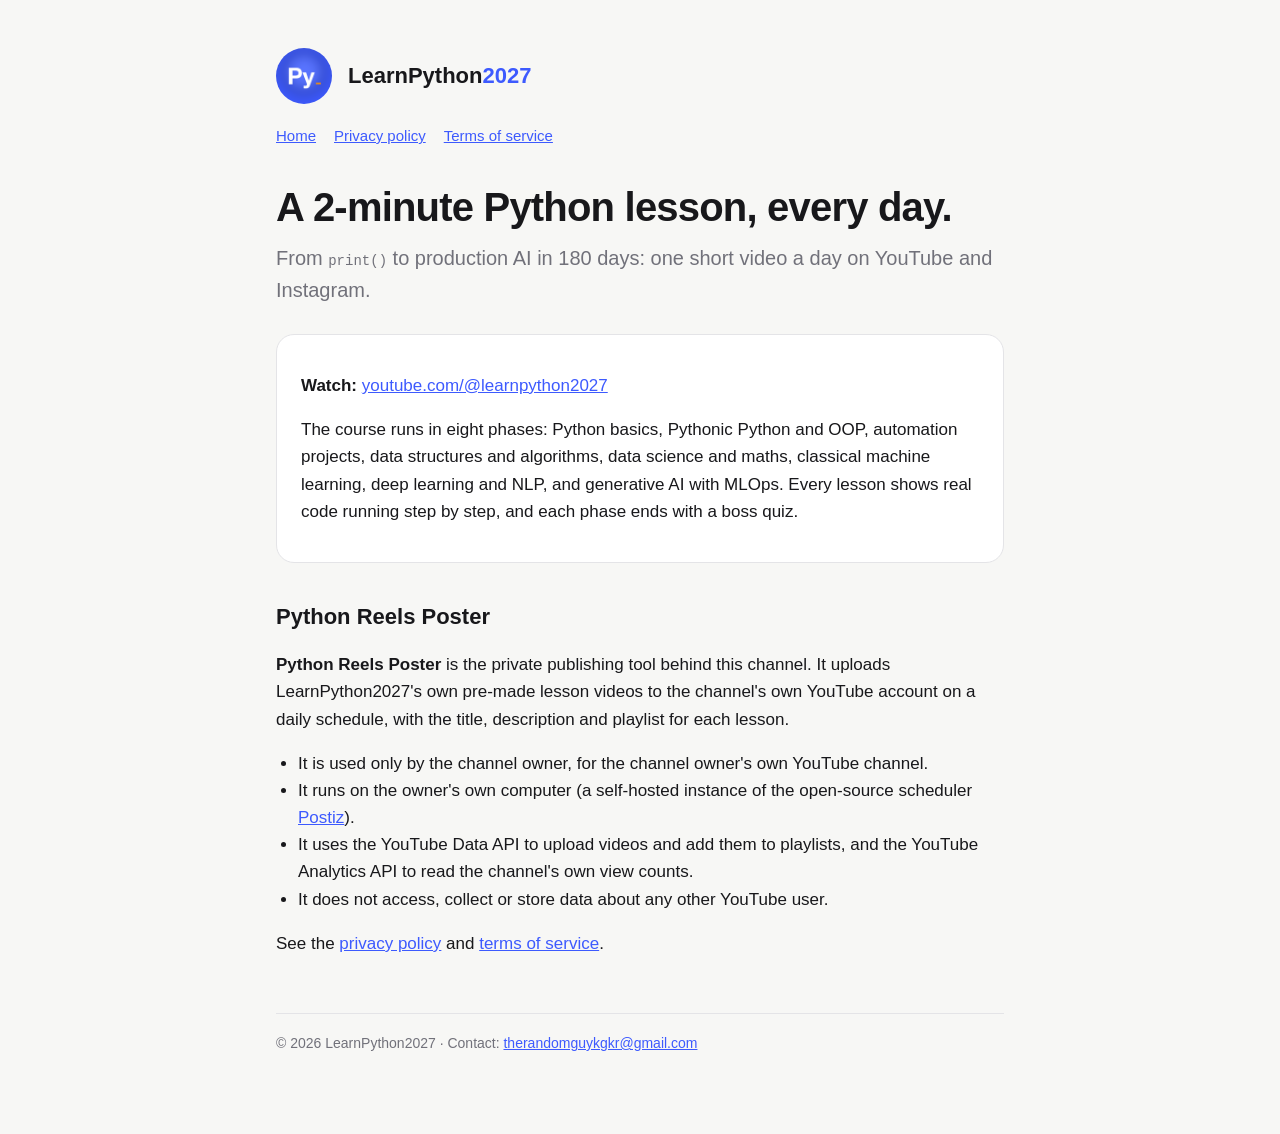
<file: index.html>
<!doctype html>
<html lang="en">
<head>
<meta charset="utf-8">
<meta name="viewport" content="width=device-width, initial-scale=1">
<title>LearnPython2027</title>
<meta name="description" content="A 2-minute Python lesson every day for 180 days, from print() to production AI.">
<link rel="icon" href="logo-120.png">
<link rel="stylesheet" href="style.css">
</head>
<body>
<main>
<header><img src="logo-120.png" alt="LearnPython2027 logo"><div class="name">LearnPython<b>2027</b></div></header>
<nav><a href="./">Home</a><a href="privacy.html">Privacy policy</a><a href="terms.html">Terms of service</a></nav>

<h1>A 2-minute Python lesson, every day.</h1>
<p class="lead">From <code>print()</code> to production AI in 180 days: one short video a day on YouTube and Instagram.</p>

<div class="card">
<p><strong>Watch:</strong> <a href="https://www.youtube.com/@learnpython2027">youtube.com/@learnpython2027</a></p>
<p>The course runs in eight phases: Python basics, Pythonic Python and OOP, automation projects, data structures and algorithms, data science and maths, classical machine learning, deep learning and NLP, and generative AI with MLOps. Every lesson shows real code running step by step, and each phase ends with a boss quiz.</p>
</div>

<h2>Python Reels Poster</h2>
<p><strong>Python Reels Poster</strong> is the private publishing tool behind this channel. It uploads LearnPython2027's own pre-made lesson videos to the channel's own YouTube account on a daily schedule, with the title, description and playlist for each lesson.</p>
<ul>
<li>It is used only by the channel owner, for the channel owner's own YouTube channel.</li>
<li>It runs on the owner's own computer (a self-hosted instance of the open-source scheduler <a href="https://github.com/gitroomhq/postiz-app">Postiz</a>).</li>
<li>It uses the YouTube Data API to upload videos and add them to playlists, and the YouTube Analytics API to read the channel's own view counts.</li>
<li>It does not access, collect or store data about any other YouTube user.</li>
</ul>
<p>See the <a href="privacy.html">privacy policy</a> and <a href="terms.html">terms of service</a>.</p>

<footer class="muted">© 2026 LearnPython2027 · Contact: <a href="mailto:therandomguykgkr@gmail.com">therandomguykgkr@gmail.com</a></footer>
</main>
</body>
</html>
</file>
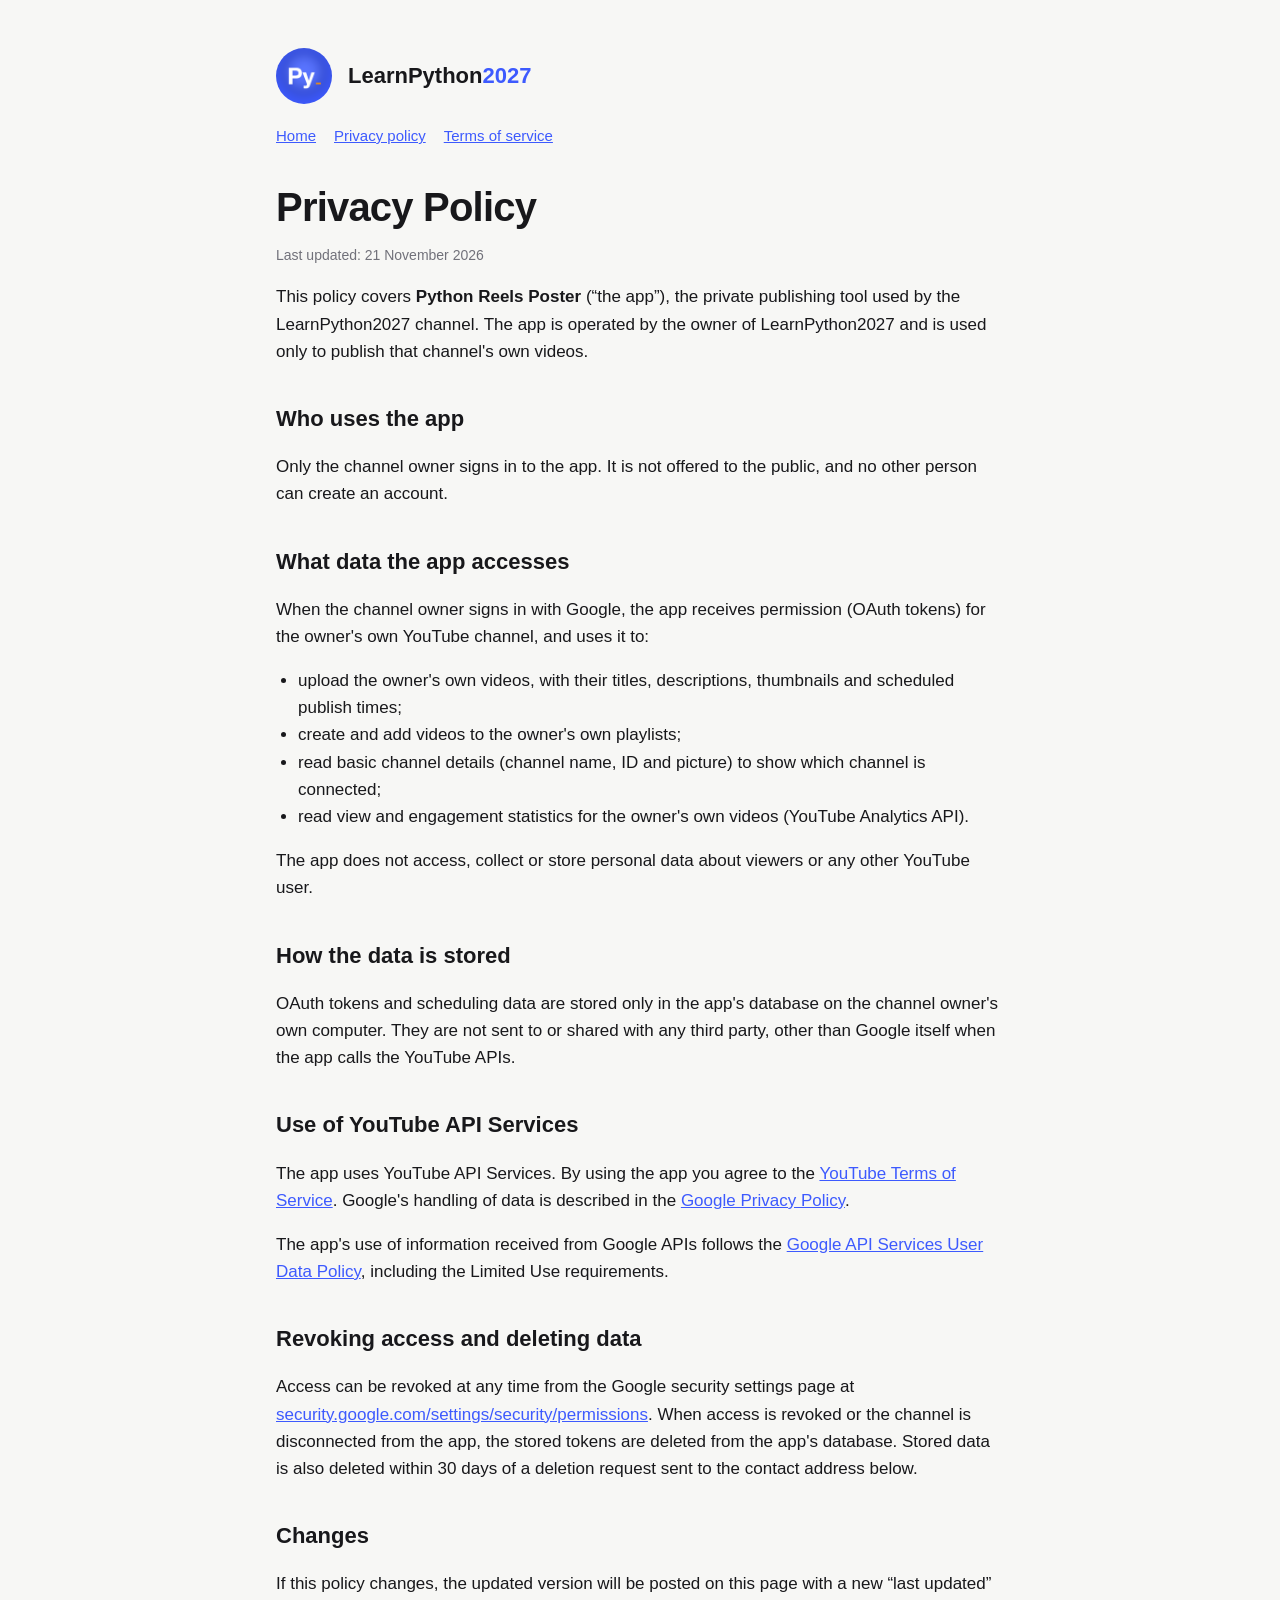
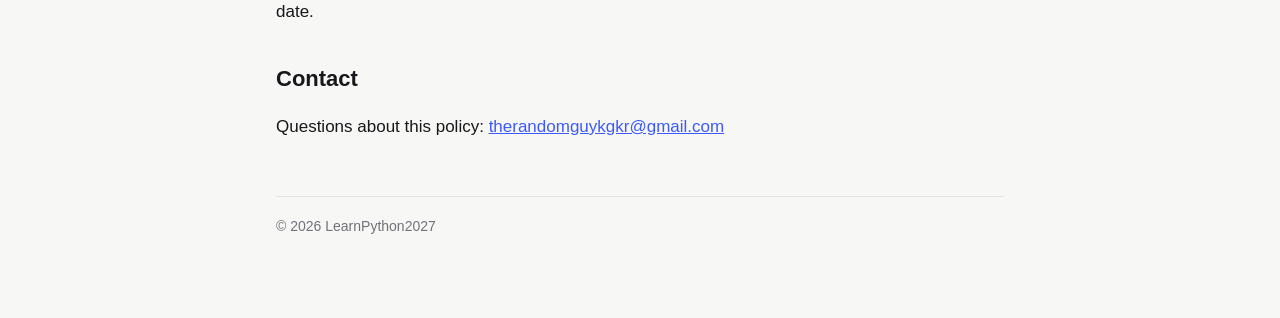
<file: privacy.html>
<!doctype html>
<html lang="en">
<head>
<meta charset="utf-8">
<meta name="viewport" content="width=device-width, initial-scale=1">
<title>Privacy Policy · LearnPython2027</title>
<link rel="icon" href="logo-120.png">
<link rel="stylesheet" href="style.css">
</head>
<body>
<main>
<header><img src="logo-120.png" alt="LearnPython2027 logo"><div class="name">LearnPython<b>2027</b></div></header>
<nav><a href="./">Home</a><a href="privacy.html">Privacy policy</a><a href="terms.html">Terms of service</a></nav>

<h1>Privacy Policy</h1>
<p class="muted">Last updated: 21 November 2026</p>

<p>This policy covers <strong>Python Reels Poster</strong> (“the app”), the private publishing tool used by the LearnPython2027 channel. The app is operated by the owner of LearnPython2027 and is used only to publish that channel's own videos.</p>

<h2>Who uses the app</h2>
<p>Only the channel owner signs in to the app. It is not offered to the public, and no other person can create an account.</p>

<h2>What data the app accesses</h2>
<p>When the channel owner signs in with Google, the app receives permission (OAuth tokens) for the owner's own YouTube channel, and uses it to:</p>
<ul>
<li>upload the owner's own videos, with their titles, descriptions, thumbnails and scheduled publish times;</li>
<li>create and add videos to the owner's own playlists;</li>
<li>read basic channel details (channel name, ID and picture) to show which channel is connected;</li>
<li>read view and engagement statistics for the owner's own videos (YouTube Analytics API).</li>
</ul>
<p>The app does not access, collect or store personal data about viewers or any other YouTube user.</p>

<h2>How the data is stored</h2>
<p>OAuth tokens and scheduling data are stored only in the app's database on the channel owner's own computer. They are not sent to or shared with any third party, other than Google itself when the app calls the YouTube APIs.</p>

<h2>Use of YouTube API Services</h2>
<p>The app uses YouTube API Services. By using the app you agree to the <a href="https://www.youtube.com/t/terms">YouTube Terms of Service</a>. Google's handling of data is described in the <a href="https://policies.google.com/privacy">Google Privacy Policy</a>.</p>
<p>The app's use of information received from Google APIs follows the <a href="https://developers.google.com/terms/api-services-user-data-policy">Google API Services User Data Policy</a>, including the Limited Use requirements.</p>

<h2>Revoking access and deleting data</h2>
<p>Access can be revoked at any time from the Google security settings page at <a href="https://security.google.com/settings/security/permissions">security.google.com/settings/security/permissions</a>. When access is revoked or the channel is disconnected from the app, the stored tokens are deleted from the app's database. Stored data is also deleted within 30 days of a deletion request sent to the contact address below.</p>

<h2>Changes</h2>
<p>If this policy changes, the updated version will be posted on this page with a new “last updated” date.</p>

<h2>Contact</h2>
<p>Questions about this policy: <a href="mailto:therandomguykgkr@gmail.com">therandomguykgkr@gmail.com</a></p>

<footer class="muted">© 2026 LearnPython2027</footer>
</main>
</body>
</html>
</file>
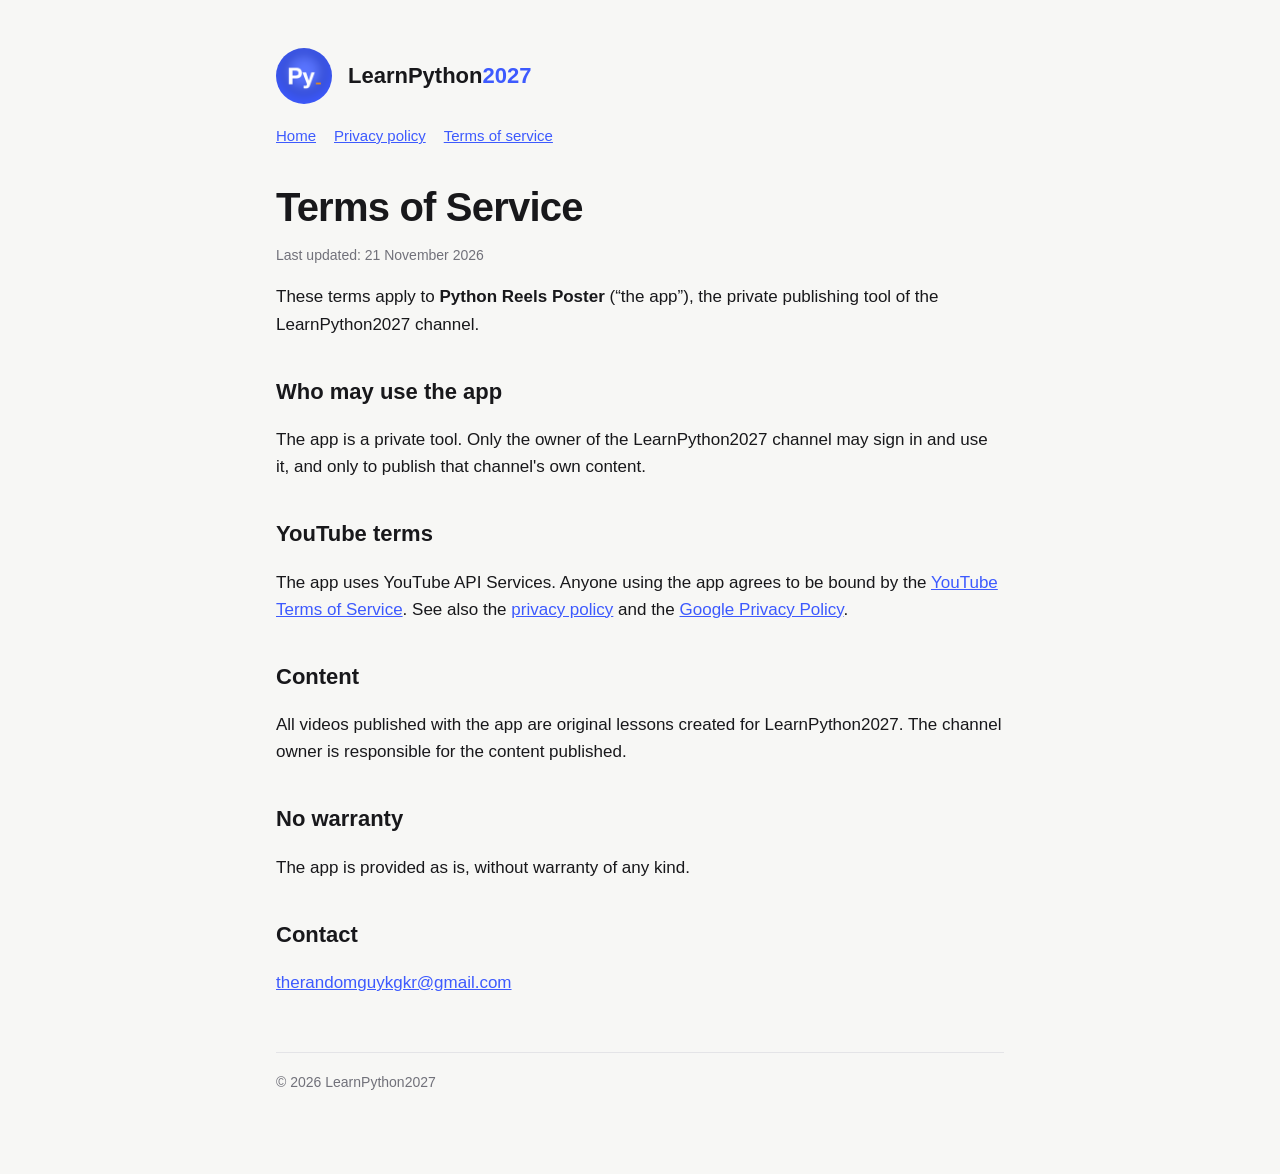
<file: terms.html>
<!doctype html>
<html lang="en">
<head>
<meta charset="utf-8">
<meta name="viewport" content="width=device-width, initial-scale=1">
<title>Terms of Service · LearnPython2027</title>
<link rel="icon" href="logo-120.png">
<link rel="stylesheet" href="style.css">
</head>
<body>
<main>
<header><img src="logo-120.png" alt="LearnPython2027 logo"><div class="name">LearnPython<b>2027</b></div></header>
<nav><a href="./">Home</a><a href="privacy.html">Privacy policy</a><a href="terms.html">Terms of service</a></nav>

<h1>Terms of Service</h1>
<p class="muted">Last updated: 21 November 2026</p>

<p>These terms apply to <strong>Python Reels Poster</strong> (“the app”), the private publishing tool of the LearnPython2027 channel.</p>

<h2>Who may use the app</h2>
<p>The app is a private tool. Only the owner of the LearnPython2027 channel may sign in and use it, and only to publish that channel's own content.</p>

<h2>YouTube terms</h2>
<p>The app uses YouTube API Services. Anyone using the app agrees to be bound by the <a href="https://www.youtube.com/t/terms">YouTube Terms of Service</a>. See also the <a href="privacy.html">privacy policy</a> and the <a href="https://policies.google.com/privacy">Google Privacy Policy</a>.</p>

<h2>Content</h2>
<p>All videos published with the app are original lessons created for LearnPython2027. The channel owner is responsible for the content published.</p>

<h2>No warranty</h2>
<p>The app is provided as is, without warranty of any kind.</p>

<h2>Contact</h2>
<p><a href="mailto:therandomguykgkr@gmail.com">therandomguykgkr@gmail.com</a></p>

<footer class="muted">© 2026 LearnPython2027</footer>
</main>
</body>
</html>
</file>
<file: style.css>
:root{--canvas:#F7F7F5;--card:#fff;--ink:#18181B;--muted:#71717A;--hair:#E4E4E7;--accent:#3D5AFE;--accent-t:#ECEFFE;--code:#18181B}
@media (prefers-color-scheme:dark){:root{--canvas:#111113;--card:#1B1B1F;--ink:#F4F4F5;--muted:#A1A1AA;--hair:#2A2A30;--accent:#7C8CFF;--accent-t:#1E2242}}
*{box-sizing:border-box}
body{margin:0;background:var(--canvas);color:var(--ink);font:17px/1.6 "Helvetica Neue",Helvetica,Arial,sans-serif}
main{max-width:760px;margin:0 auto;padding:48px 16px 80px}
header{display:flex;align-items:center;gap:16px;margin-bottom:32px}
header img{width:56px;height:56px;border-radius:50%}
header .name{font-weight:700;font-size:22px}
header .name b{color:var(--accent)}
nav{display:flex;gap:18px;font-size:15px;margin:-12px 0 36px}
a{color:var(--accent)}
h1{font-size:40px;line-height:1.15;letter-spacing:-.02em;margin:0 0 12px}
h2{font-size:22px;margin:36px 0 8px}
.lead{color:var(--muted);font-size:20px;margin:0 0 28px}
.card{background:var(--card);border:1px solid var(--hair);border-radius:18px;padding:20px 24px;margin:18px 0}
code,pre{font-family:Menlo,Consolas,monospace;font-size:14px}
pre{background:var(--code);color:#F4F4F5;border-radius:14px;padding:18px 20px;overflow:auto}
ul{padding-left:22px}
.muted{color:var(--muted);font-size:14px}
footer{margin-top:56px;border-top:1px solid var(--hair);padding-top:18px}
</file>
